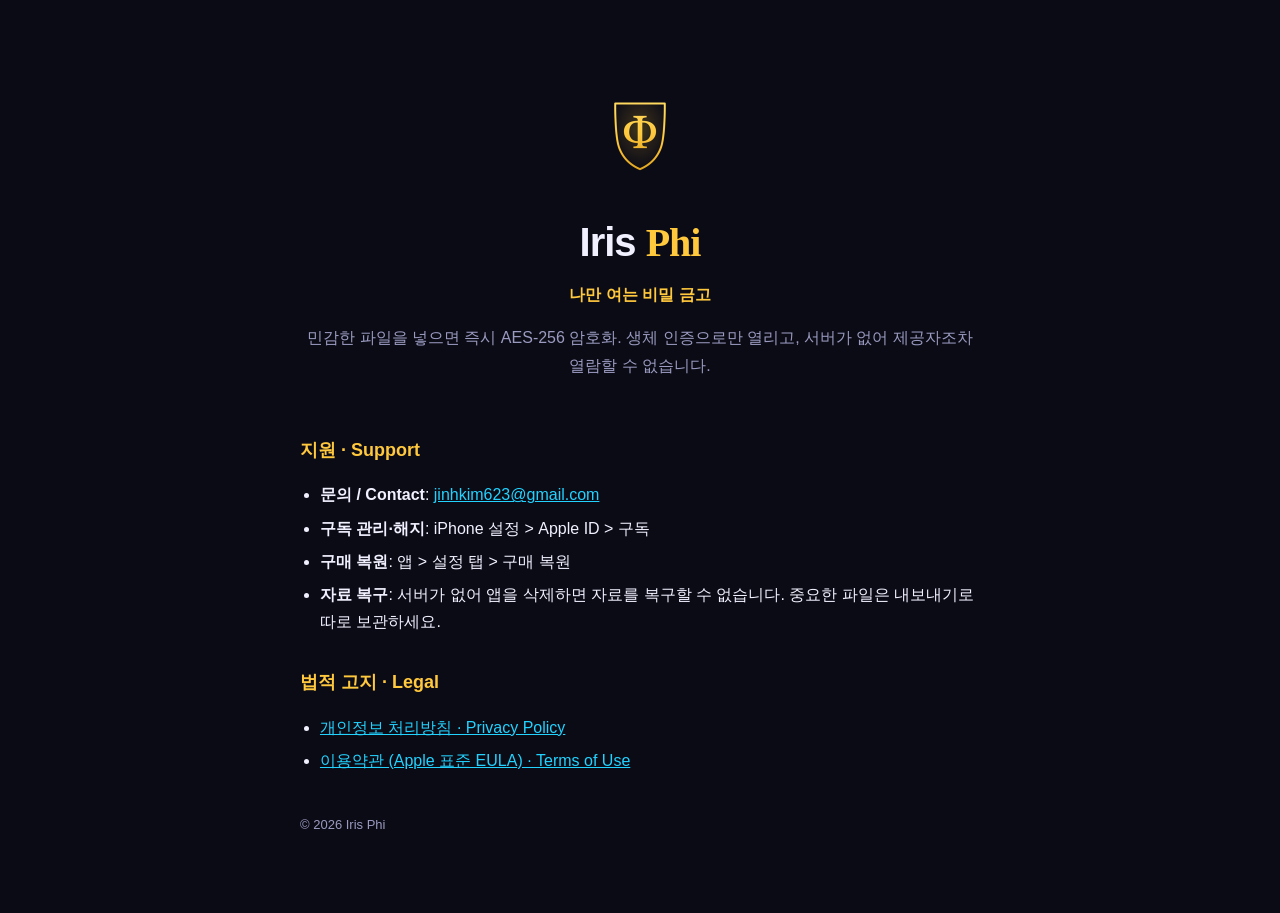
<file: index.html>
<!doctype html>
<html lang="ko">
<head>
<meta charset="utf-8">
<meta name="viewport" content="width=device-width, initial-scale=1">
<title>Iris Phi — 나만 여는 비밀 금고</title>
<meta name="description" content="서버 없이 기기에서만 암호화하는 비밀 금고. Iris Phi.">
<link rel="stylesheet" href="style.css">
</head>
<body>
<main>
<div class="hero">
<img src="logo.png" alt="Iris Phi" width="120" height="120">
<h1 class="brand">Iris <span>Phi</span></h1>
<p class="tag">나만 여는 비밀 금고</p>
<p class="muted">민감한 파일을 넣으면 즉시 AES-256 암호화. 생체 인증으로만 열리고, 서버가 없어 제공자조차 열람할 수 없습니다.</p>
</div>

<h2>지원 · Support</h2>
<ul>
<li><strong>문의 / Contact</strong>: <a href="mailto:jinhkim623@gmail.com">jinhkim623@gmail.com</a></li>
<li><strong>구독 관리·해지</strong>: iPhone 설정 &gt; Apple ID &gt; 구독</li>
<li><strong>구매 복원</strong>: 앱 &gt; 설정 탭 &gt; 구매 복원</li>
<li><strong>자료 복구</strong>: 서버가 없어 앱을 삭제하면 자료를 복구할 수 없습니다. 중요한 파일은 내보내기로 따로 보관하세요.</li>
</ul>

<h2>법적 고지 · Legal</h2>
<ul>
<li><a href="privacy">개인정보 처리방침 · Privacy Policy</a></li>
<li><a href="https://www.apple.com/legal/internet-services/itunes/dev/stdeula/">이용약관 (Apple 표준 EULA) · Terms of Use</a></li>
</ul>
<p class="muted small">© 2026 Iris Phi</p>
</main>
</body>
</html>
</file>
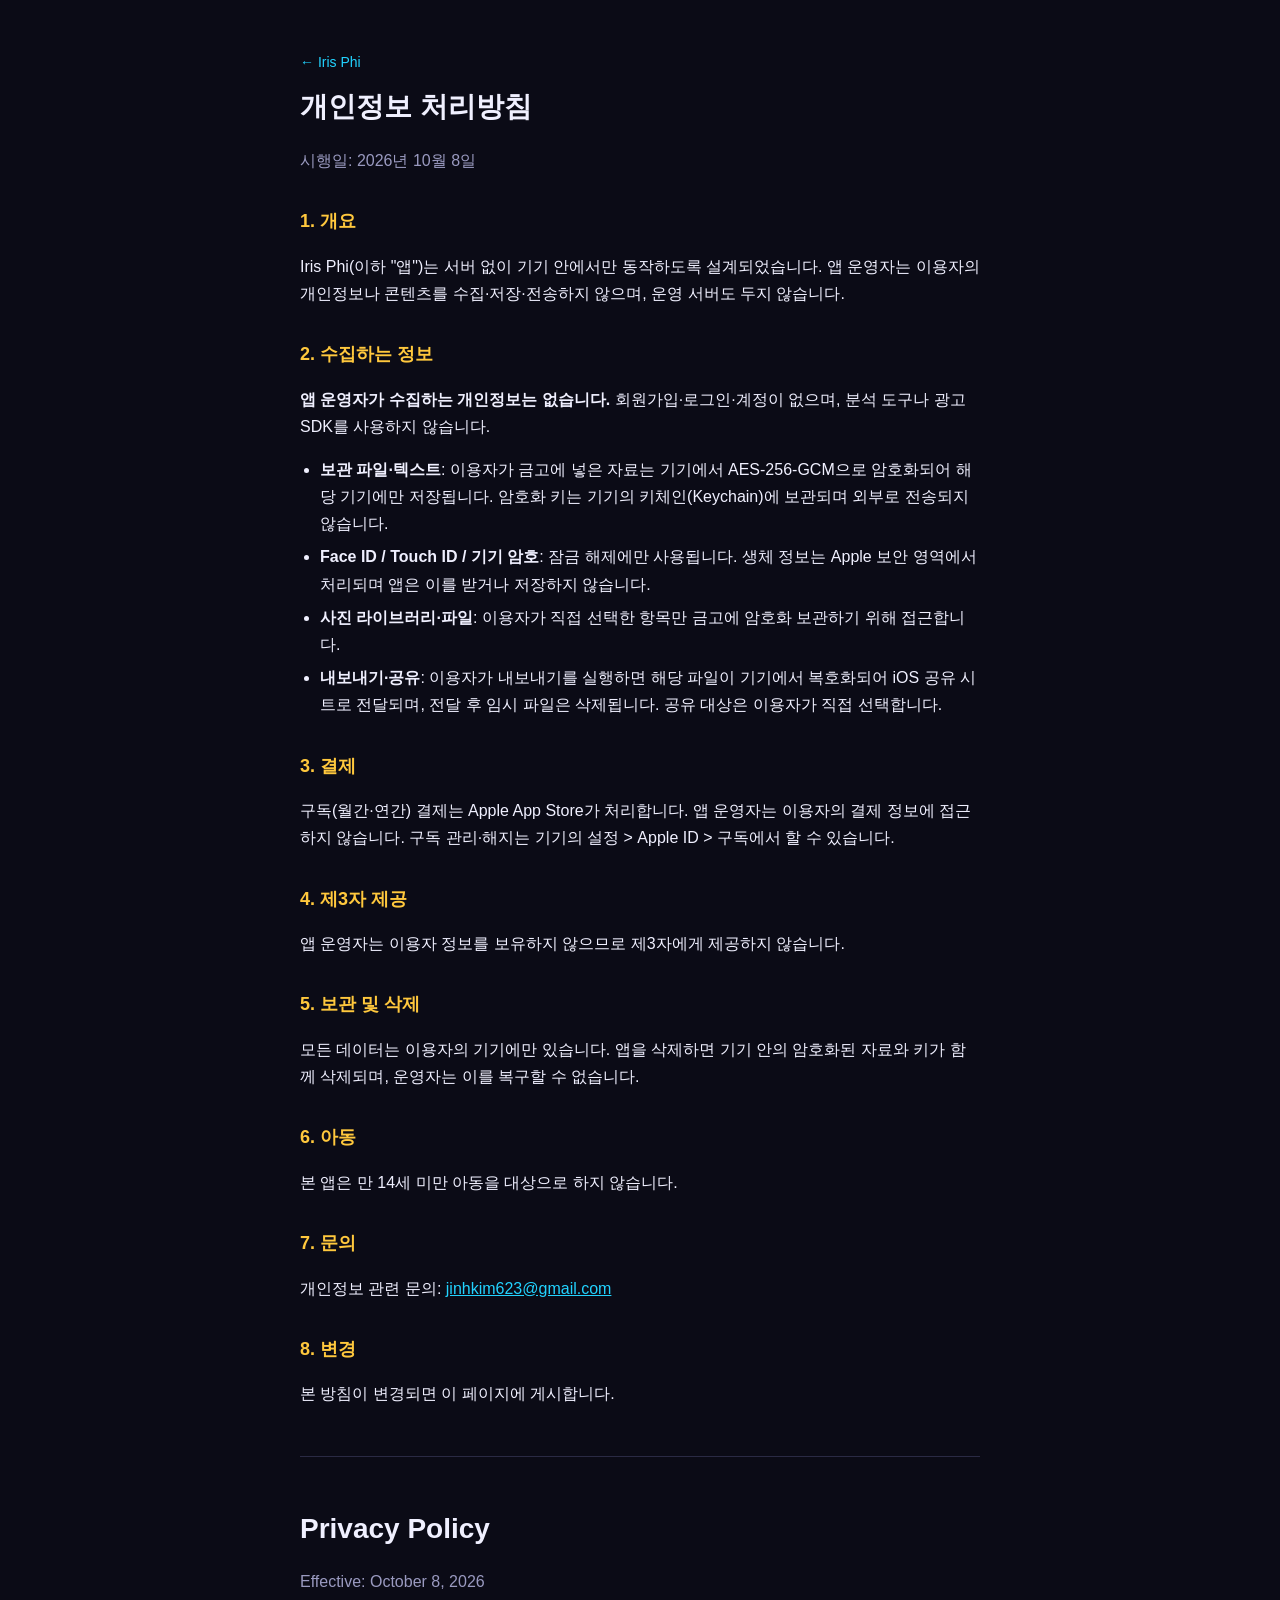
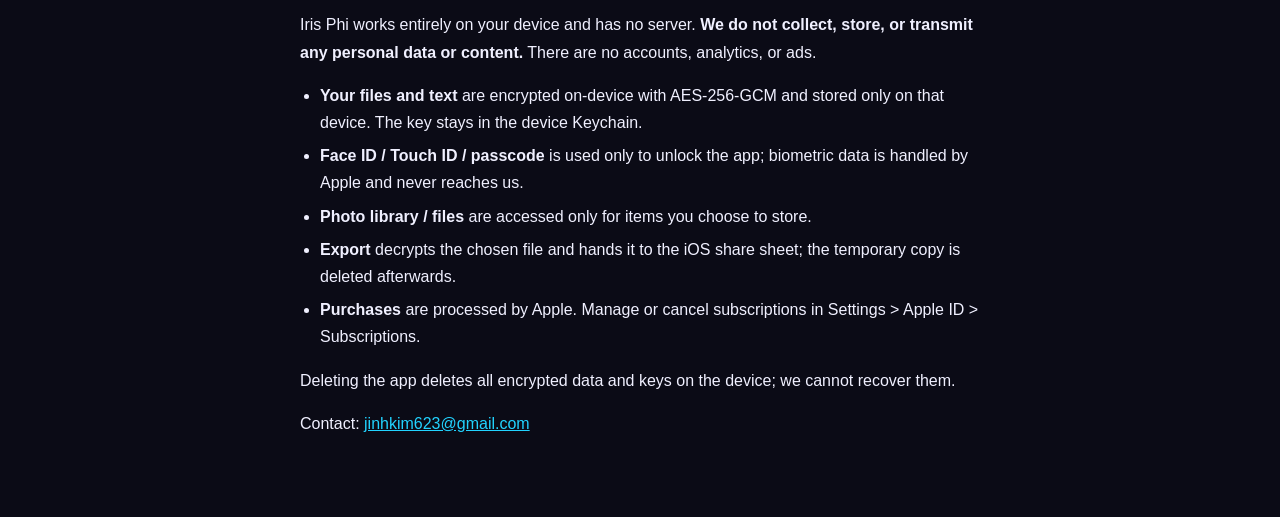
<file: privacy.html>
<!doctype html>
<html lang="ko">
<head>
<meta charset="utf-8">
<meta name="viewport" content="width=device-width, initial-scale=1">
<title>개인정보 처리방침 · Iris Phi</title>
<link rel="stylesheet" href="style.css">
</head>
<body>
<main>
<a class="back" href="./">← Iris Phi</a>
<h1>개인정보 처리방침</h1>
<p class="muted">시행일: 2026년 10월 8일</p>

<h2>1. 개요</h2>
<p>Iris Phi(이하 "앱")는 서버 없이 기기 안에서만 동작하도록 설계되었습니다. 앱 운영자는 이용자의 개인정보나 콘텐츠를 수집·저장·전송하지 않으며, 운영 서버도 두지 않습니다.</p>

<h2>2. 수집하는 정보</h2>
<p><strong>앱 운영자가 수집하는 개인정보는 없습니다.</strong> 회원가입·로그인·계정이 없으며, 분석 도구나 광고 SDK를 사용하지 않습니다.</p>
<ul>
<li><strong>보관 파일·텍스트</strong>: 이용자가 금고에 넣은 자료는 기기에서 AES-256-GCM으로 암호화되어 해당 기기에만 저장됩니다. 암호화 키는 기기의 키체인(Keychain)에 보관되며 외부로 전송되지 않습니다.</li>
<li><strong>Face ID / Touch ID / 기기 암호</strong>: 잠금 해제에만 사용됩니다. 생체 정보는 Apple 보안 영역에서 처리되며 앱은 이를 받거나 저장하지 않습니다.</li>
<li><strong>사진 라이브러리·파일</strong>: 이용자가 직접 선택한 항목만 금고에 암호화 보관하기 위해 접근합니다.</li>
<li><strong>내보내기·공유</strong>: 이용자가 내보내기를 실행하면 해당 파일이 기기에서 복호화되어 iOS 공유 시트로 전달되며, 전달 후 임시 파일은 삭제됩니다. 공유 대상은 이용자가 직접 선택합니다.</li>
</ul>

<h2>3. 결제</h2>
<p>구독(월간·연간) 결제는 Apple App Store가 처리합니다. 앱 운영자는 이용자의 결제 정보에 접근하지 않습니다. 구독 관리·해지는 기기의 설정 &gt; Apple ID &gt; 구독에서 할 수 있습니다.</p>

<h2>4. 제3자 제공</h2>
<p>앱 운영자는 이용자 정보를 보유하지 않으므로 제3자에게 제공하지 않습니다.</p>

<h2>5. 보관 및 삭제</h2>
<p>모든 데이터는 이용자의 기기에만 있습니다. 앱을 삭제하면 기기 안의 암호화된 자료와 키가 함께 삭제되며, 운영자는 이를 복구할 수 없습니다.</p>

<h2>6. 아동</h2>
<p>본 앱은 만 14세 미만 아동을 대상으로 하지 않습니다.</p>

<h2>7. 문의</h2>
<p>개인정보 관련 문의: <a href="mailto:jinhkim623@gmail.com">jinhkim623@gmail.com</a></p>

<h2>8. 변경</h2>
<p>본 방침이 변경되면 이 페이지에 게시합니다.</p>

<hr>

<h1 id="en">Privacy Policy</h1>
<p class="muted">Effective: October 8, 2026</p>
<p>Iris Phi works entirely on your device and has no server. <strong>We do not collect, store, or transmit any personal data or content.</strong> There are no accounts, analytics, or ads.</p>
<ul>
<li><strong>Your files and text</strong> are encrypted on-device with AES-256-GCM and stored only on that device. The key stays in the device Keychain.</li>
<li><strong>Face ID / Touch ID / passcode</strong> is used only to unlock the app; biometric data is handled by Apple and never reaches us.</li>
<li><strong>Photo library / files</strong> are accessed only for items you choose to store.</li>
<li><strong>Export</strong> decrypts the chosen file and hands it to the iOS share sheet; the temporary copy is deleted afterwards.</li>
<li><strong>Purchases</strong> are processed by Apple. Manage or cancel subscriptions in Settings &gt; Apple ID &gt; Subscriptions.</li>
</ul>
<p>Deleting the app deletes all encrypted data and keys on the device; we cannot recover them.</p>
<p>Contact: <a href="mailto:jinhkim623@gmail.com">jinhkim623@gmail.com</a></p>
</main>
</body>
</html>
</file>
<file: style.css>
:root{--bg:#0B0B16;--surface:#15152A;--gold:#FFC83D;--hi:#F0F0FF;--lo:#9A9AC0;--link:#22D3FF}
*{box-sizing:border-box}
body{margin:0;background:var(--bg);color:var(--hi);font:16px/1.7 -apple-system,BlinkMacSystemFont,'Apple SD Gothic Neo','Helvetica Neue',sans-serif;-webkit-font-smoothing:antialiased}
main{max-width:720px;margin:0 auto;padding:48px 20px 64px}
h1{font-size:28px;margin:8px 0 4px}
h2{font-size:18px;color:var(--gold);margin:32px 0 8px}
a{color:var(--link)}
ul{padding-left:20px}
li{margin:6px 0}
hr{border:0;border-top:1px solid #2a2a44;margin:48px 0}
.muted{color:var(--lo)}
.small{font-size:13px;margin-top:40px}
.back{text-decoration:none;font-size:14px}
.hero{text-align:center;padding:24px 0 8px}
.brand{font-size:40px;font-weight:800;letter-spacing:-1px}
.brand span{color:var(--gold);font-family:Georgia,'Times New Roman',serif}
.tag{color:var(--gold);font-weight:600;margin:0 0 12px}
</file>
